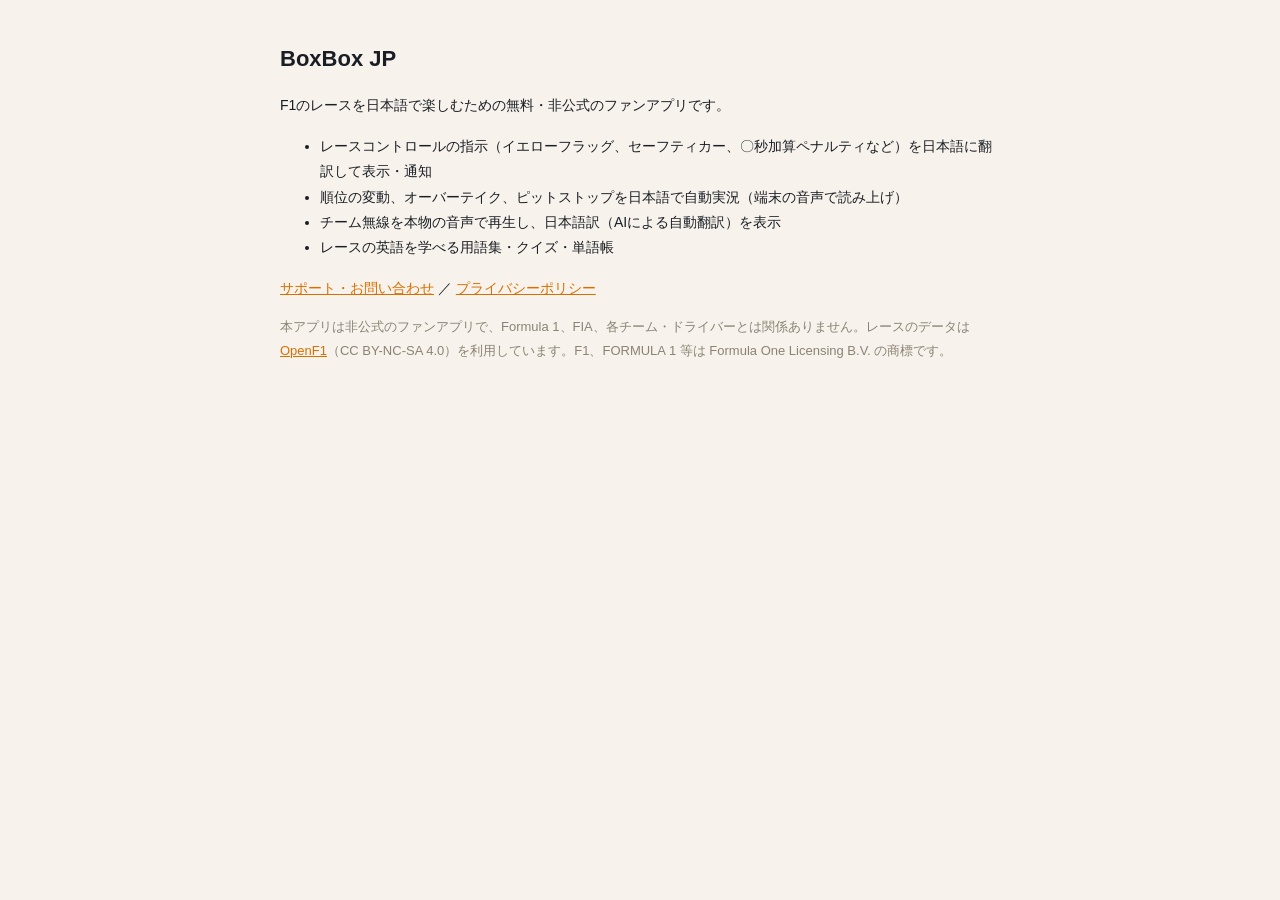
<file: index.html>
<!DOCTYPE html>
<html lang="ja">
<head>
<meta charset="UTF-8">
<meta name="viewport" content="width=device-width, initial-scale=1">
<title>BoxBox JP - F1を日本語で実況</title>
<link rel="stylesheet" href="style.css">
</head>
<body>
<h1>BoxBox JP</h1>
<p>F1のレースを日本語で楽しむための無料・非公式のファンアプリです。</p>
<ul>
  <li>レースコントロールの指示（イエローフラッグ、セーフティカー、〇秒加算ペナルティなど）を日本語に翻訳して表示・通知</li>
  <li>順位の変動、オーバーテイク、ピットストップを日本語で自動実況（端末の音声で読み上げ）</li>
  <li>チーム無線を本物の音声で再生し、日本語訳（AIによる自動翻訳）を表示</li>
  <li>レースの英語を学べる用語集・クイズ・単語帳</li>
</ul>
<p><a href="support.html">サポート・お問い合わせ</a> ／ <a href="privacy.html">プライバシーポリシー</a></p>
<p class="updated">本アプリは非公式のファンアプリで、Formula 1、FIA、各チーム・ドライバーとは関係ありません。レースのデータは <a href="https://openf1.org">OpenF1</a>（CC BY-NC-SA 4.0）を利用しています。F1、FORMULA 1 等は Formula One Licensing B.V. の商標です。</p>
</body>
</html>
</file>
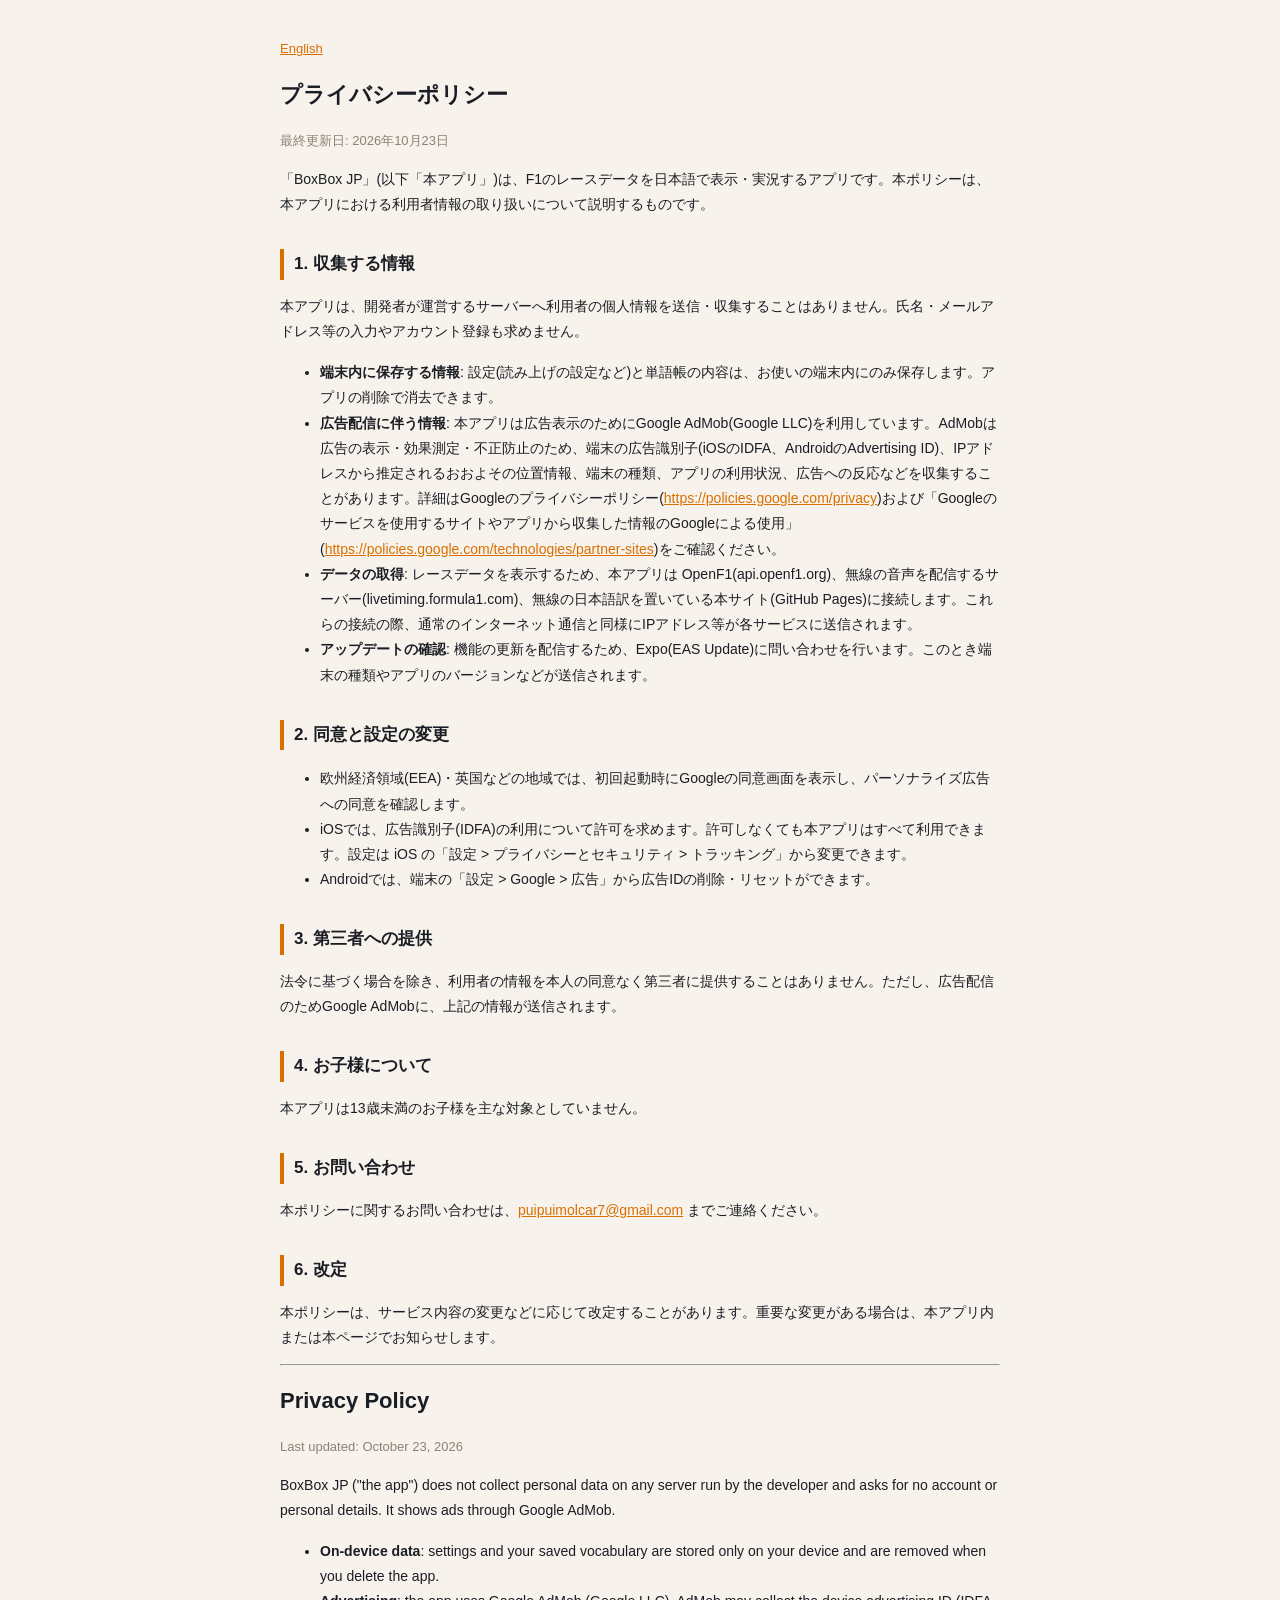
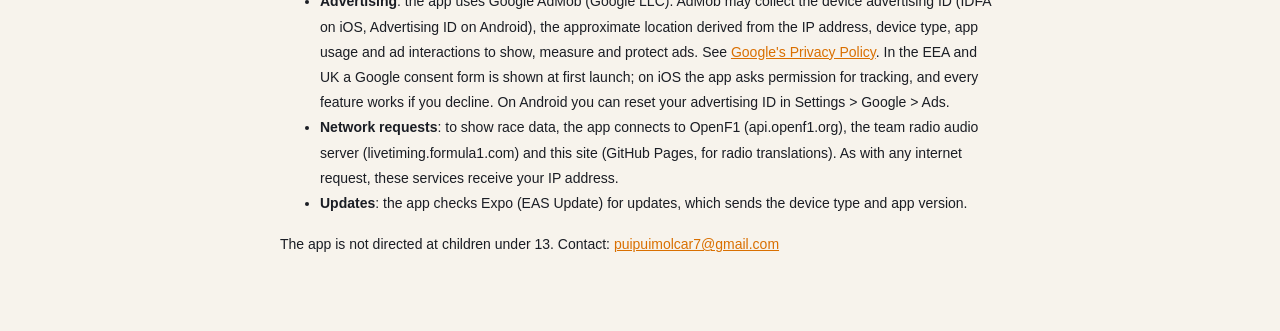
<file: privacy.html>
<!DOCTYPE html>
<html lang="ja">
<head>
<meta charset="UTF-8">
<meta name="viewport" content="width=device-width, initial-scale=1">
<title>プライバシーポリシー - BoxBox JP</title>
<link rel="stylesheet" href="style.css">
</head>
<body>
<p class="lang"><a href="#en">English</a></p>
<h1>プライバシーポリシー</h1>
<p class="updated">最終更新日: 2026年10月23日</p>

<p>「BoxBox JP」(以下「本アプリ」)は、F1のレースデータを日本語で表示・実況するアプリです。本ポリシーは、本アプリにおける利用者情報の取り扱いについて説明するものです。</p>

<h2>1. 収集する情報</h2>
<p>本アプリは、開発者が運営するサーバーへ利用者の個人情報を送信・収集することはありません。氏名・メールアドレス等の入力やアカウント登録も求めません。</p>
<ul>
  <li><strong>端末内に保存する情報</strong>: 設定(読み上げの設定など)と単語帳の内容は、お使いの端末内にのみ保存します。アプリの削除で消去できます。</li>
  <li><strong>広告配信に伴う情報</strong>: 本アプリは広告表示のためにGoogle AdMob(Google LLC)を利用しています。AdMobは広告の表示・効果測定・不正防止のため、端末の広告識別子(iOSのIDFA、AndroidのAdvertising ID)、IPアドレスから推定されるおおよその位置情報、端末の種類、アプリの利用状況、広告への反応などを収集することがあります。詳細はGoogleのプライバシーポリシー(<a href="https://policies.google.com/privacy">https://policies.google.com/privacy</a>)および「Googleのサービスを使用するサイトやアプリから収集した情報のGoogleによる使用」(<a href="https://policies.google.com/technologies/partner-sites">https://policies.google.com/technologies/partner-sites</a>)をご確認ください。</li>
  <li><strong>データの取得</strong>: レースデータを表示するため、本アプリは OpenF1(api.openf1.org)、無線の音声を配信するサーバー(livetiming.formula1.com)、無線の日本語訳を置いている本サイト(GitHub Pages)に接続します。これらの接続の際、通常のインターネット通信と同様にIPアドレス等が各サービスに送信されます。</li>
  <li><strong>アップデートの確認</strong>: 機能の更新を配信するため、Expo(EAS Update)に問い合わせを行います。このとき端末の種類やアプリのバージョンなどが送信されます。</li>
</ul>

<h2>2. 同意と設定の変更</h2>
<ul>
  <li>欧州経済領域(EEA)・英国などの地域では、初回起動時にGoogleの同意画面を表示し、パーソナライズ広告への同意を確認します。</li>
  <li>iOSでは、広告識別子(IDFA)の利用について許可を求めます。許可しなくても本アプリはすべて利用できます。設定は iOS の「設定 &gt; プライバシーとセキュリティ &gt; トラッキング」から変更できます。</li>
  <li>Androidでは、端末の「設定 &gt; Google &gt; 広告」から広告IDの削除・リセットができます。</li>
</ul>

<h2>3. 第三者への提供</h2>
<p>法令に基づく場合を除き、利用者の情報を本人の同意なく第三者に提供することはありません。ただし、広告配信のためGoogle AdMobに、上記の情報が送信されます。</p>

<h2>4. お子様について</h2>
<p>本アプリは13歳未満のお子様を主な対象としていません。</p>

<h2>5. お問い合わせ</h2>
<p>本ポリシーに関するお問い合わせは、<a href="mailto:puipuimolcar7@gmail.com">puipuimolcar7@gmail.com</a> までご連絡ください。</p>

<h2>6. 改定</h2>
<p>本ポリシーは、サービス内容の変更などに応じて改定することがあります。重要な変更がある場合は、本アプリ内または本ページでお知らせします。</p>

<hr>
<h1 id="en">Privacy Policy</h1>
<p class="updated">Last updated: October 23, 2026</p>
<p>BoxBox JP ("the app") does not collect personal data on any server run by the developer and asks for no account or personal details. It shows ads through Google AdMob.</p>
<ul>
  <li><strong>On-device data</strong>: settings and your saved vocabulary are stored only on your device and are removed when you delete the app.</li>
  <li><strong>Advertising</strong>: the app uses Google AdMob (Google LLC). AdMob may collect the device advertising ID (IDFA on iOS, Advertising ID on Android), the approximate location derived from the IP address, device type, app usage and ad interactions to show, measure and protect ads. See <a href="https://policies.google.com/privacy">Google's Privacy Policy</a>. In the EEA and UK a Google consent form is shown at first launch; on iOS the app asks permission for tracking, and every feature works if you decline. On Android you can reset your advertising ID in Settings &gt; Google &gt; Ads.</li>
  <li><strong>Network requests</strong>: to show race data, the app connects to OpenF1 (api.openf1.org), the team radio audio server (livetiming.formula1.com) and this site (GitHub Pages, for radio translations). As with any internet request, these services receive your IP address.</li>
  <li><strong>Updates</strong>: the app checks Expo (EAS Update) for updates, which sends the device type and app version.</li>
</ul>
<p>The app is not directed at children under 13. Contact: <a href="mailto:puipuimolcar7@gmail.com">puipuimolcar7@gmail.com</a></p>
</body>
</html>
</file>
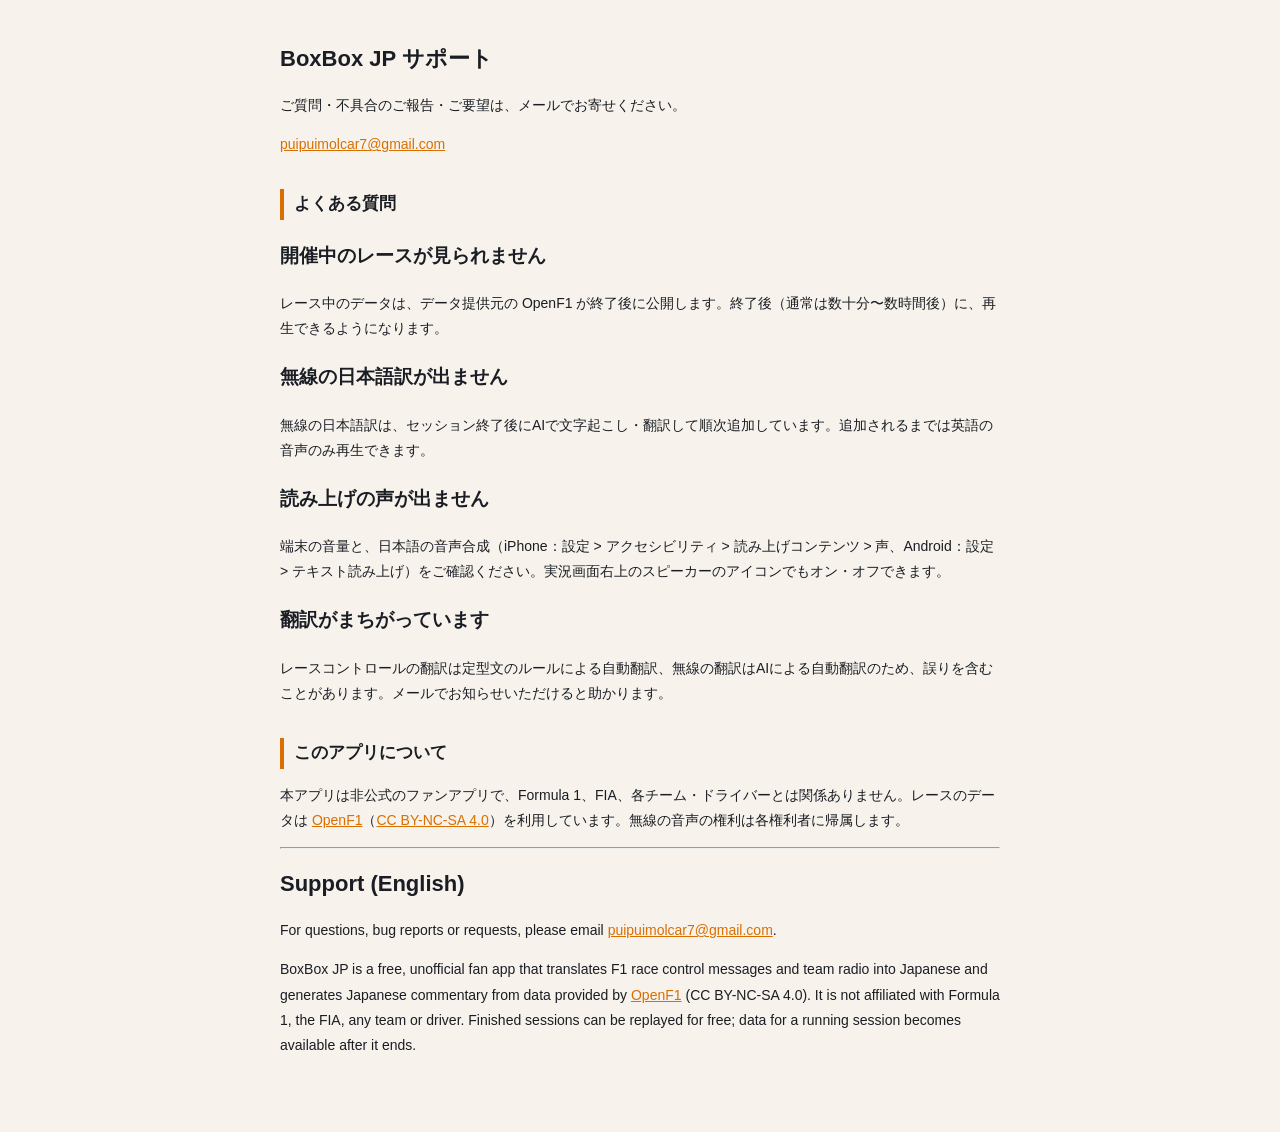
<file: support.html>
<!DOCTYPE html>
<html lang="ja">
<head>
<meta charset="UTF-8">
<meta name="viewport" content="width=device-width, initial-scale=1">
<title>サポート - BoxBox JP</title>
<link rel="stylesheet" href="style.css">
</head>
<body>
<h1>BoxBox JP サポート</h1>
<p>ご質問・不具合のご報告・ご要望は、メールでお寄せください。</p>
<p><a href="mailto:puipuimolcar7@gmail.com">puipuimolcar7@gmail.com</a></p>

<h2>よくある質問</h2>
<h3>開催中のレースが見られません</h3>
<p>レース中のデータは、データ提供元の OpenF1 が終了後に公開します。終了後（通常は数十分〜数時間後）に、再生できるようになります。</p>
<h3>無線の日本語訳が出ません</h3>
<p>無線の日本語訳は、セッション終了後にAIで文字起こし・翻訳して順次追加しています。追加されるまでは英語の音声のみ再生できます。</p>
<h3>読み上げの声が出ません</h3>
<p>端末の音量と、日本語の音声合成（iPhone：設定 &gt; アクセシビリティ &gt; 読み上げコンテンツ &gt; 声、Android：設定 &gt; テキスト読み上げ）をご確認ください。実況画面右上のスピーカーのアイコンでもオン・オフできます。</p>
<h3>翻訳がまちがっています</h3>
<p>レースコントロールの翻訳は定型文のルールによる自動翻訳、無線の翻訳はAIによる自動翻訳のため、誤りを含むことがあります。メールでお知らせいただけると助かります。</p>

<h2>このアプリについて</h2>
<p>本アプリは非公式のファンアプリで、Formula 1、FIA、各チーム・ドライバーとは関係ありません。レースのデータは <a href="https://openf1.org">OpenF1</a>（<a href="https://creativecommons.org/licenses/by-nc-sa/4.0/">CC BY-NC-SA 4.0</a>）を利用しています。無線の音声の権利は各権利者に帰属します。</p>

<hr>
<h1>Support (English)</h1>
<p>For questions, bug reports or requests, please email <a href="mailto:puipuimolcar7@gmail.com">puipuimolcar7@gmail.com</a>.</p>
<p>BoxBox JP is a free, unofficial fan app that translates F1 race control messages and team radio into Japanese and generates Japanese commentary from data provided by <a href="https://openf1.org">OpenF1</a> (CC BY-NC-SA 4.0). It is not affiliated with Formula 1, the FIA, any team or driver. Finished sessions can be replayed for free; data for a running session becomes available after it ends.</p>
</body>
</html>
</file>
<file: style.css>
body { font-family: -apple-system, BlinkMacSystemFont, "Hiragino Sans", "Noto Sans JP", sans-serif; max-width: 720px; margin: 0 auto; padding: 24px 20px 60px; line-height: 1.8; color: #1A1D24; background: #F7F3EC; }
h1 { font-size: 22px; }
h2 { font-size: 17px; margin-top: 32px; border-left: 4px solid #D96F00; padding-left: 10px; }
p, li { font-size: 14px; }
.updated { color: #8A8375; font-size: 13px; }
.lang { font-size: 13px; }
a { color: #D96F00; }
</file>
